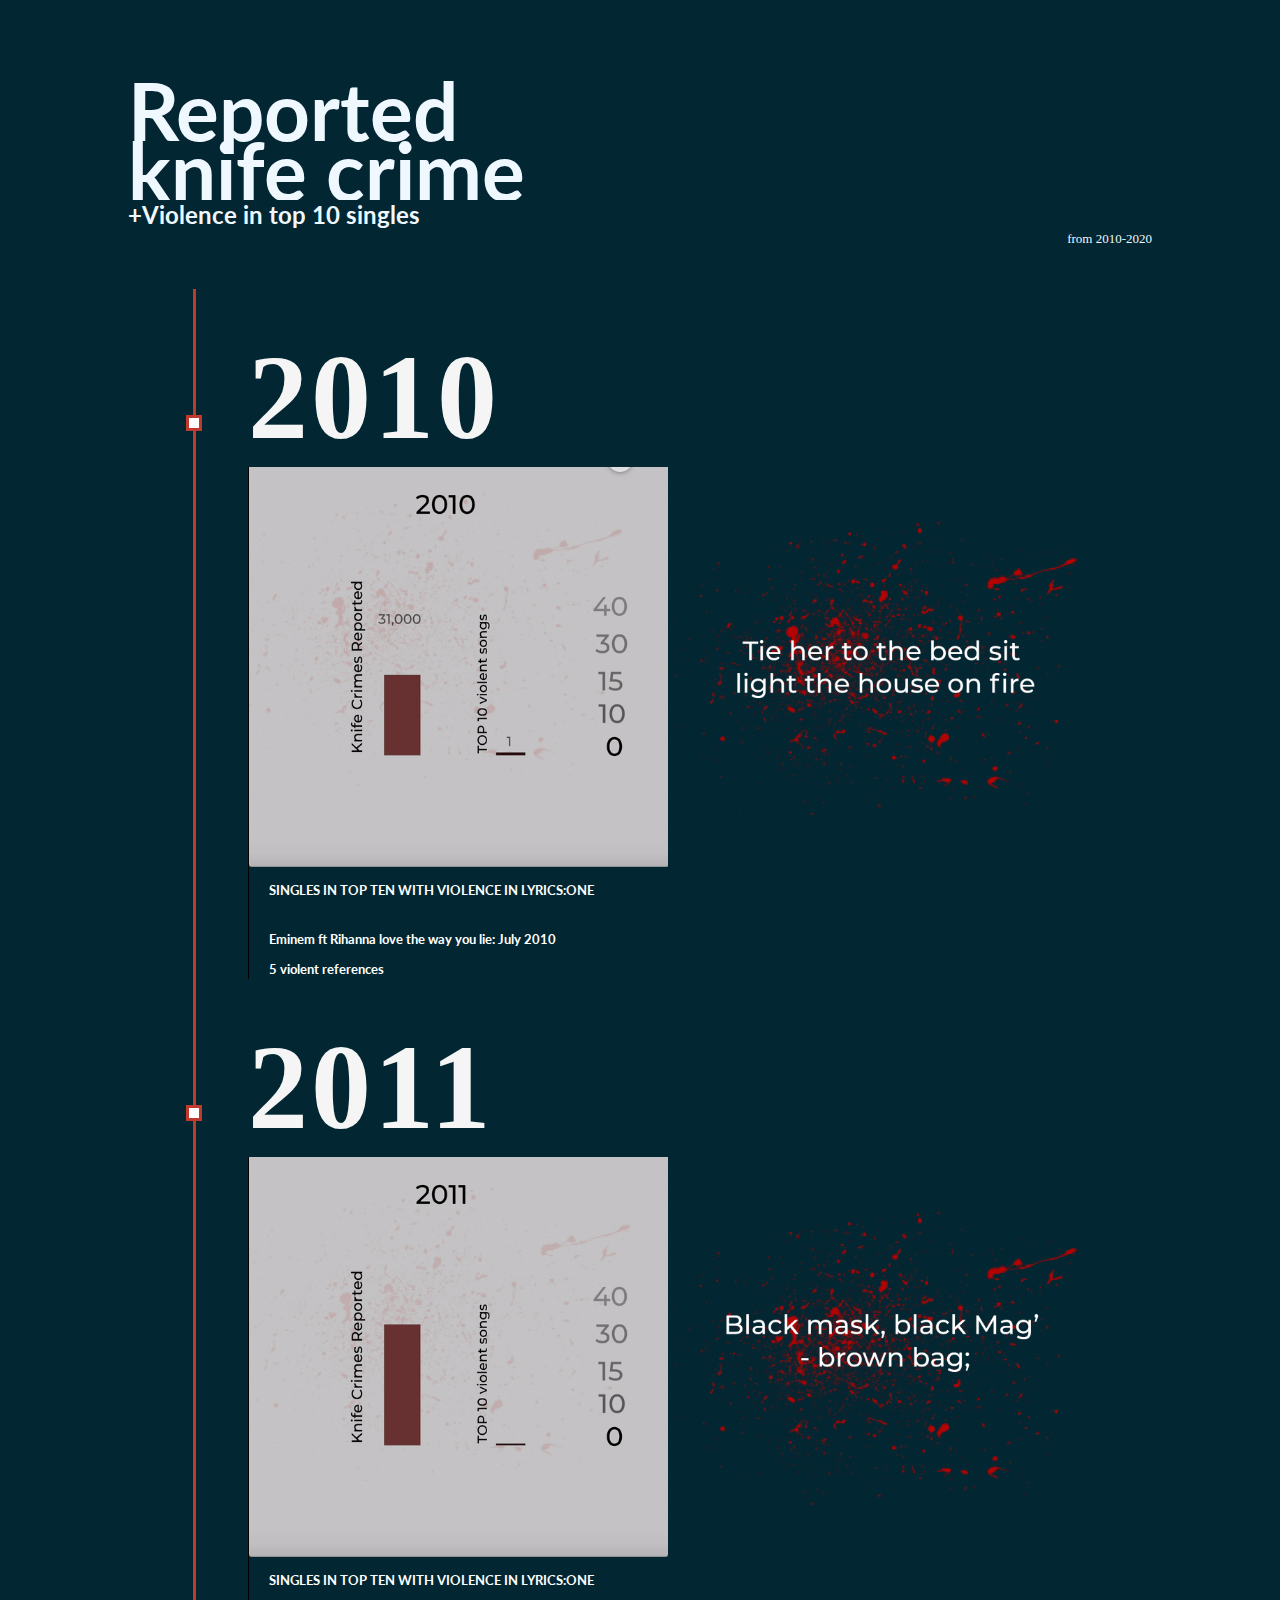
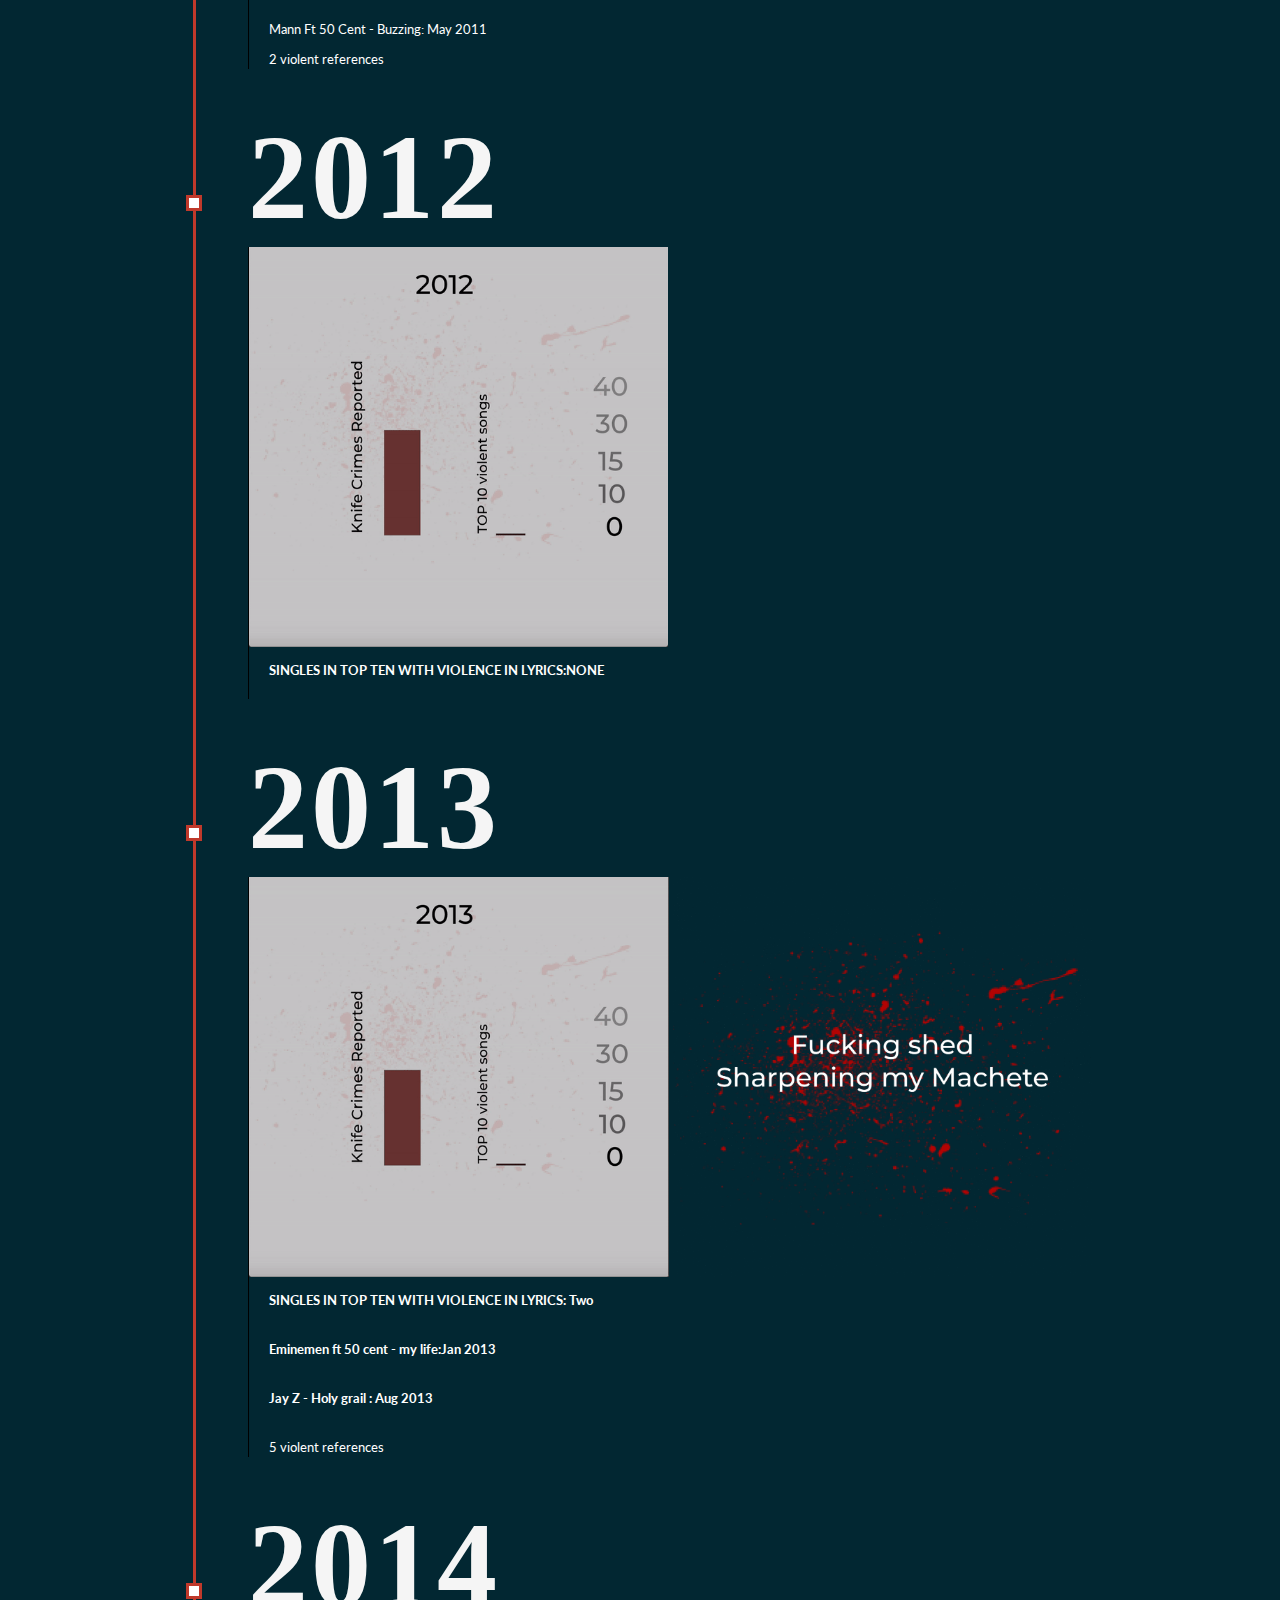
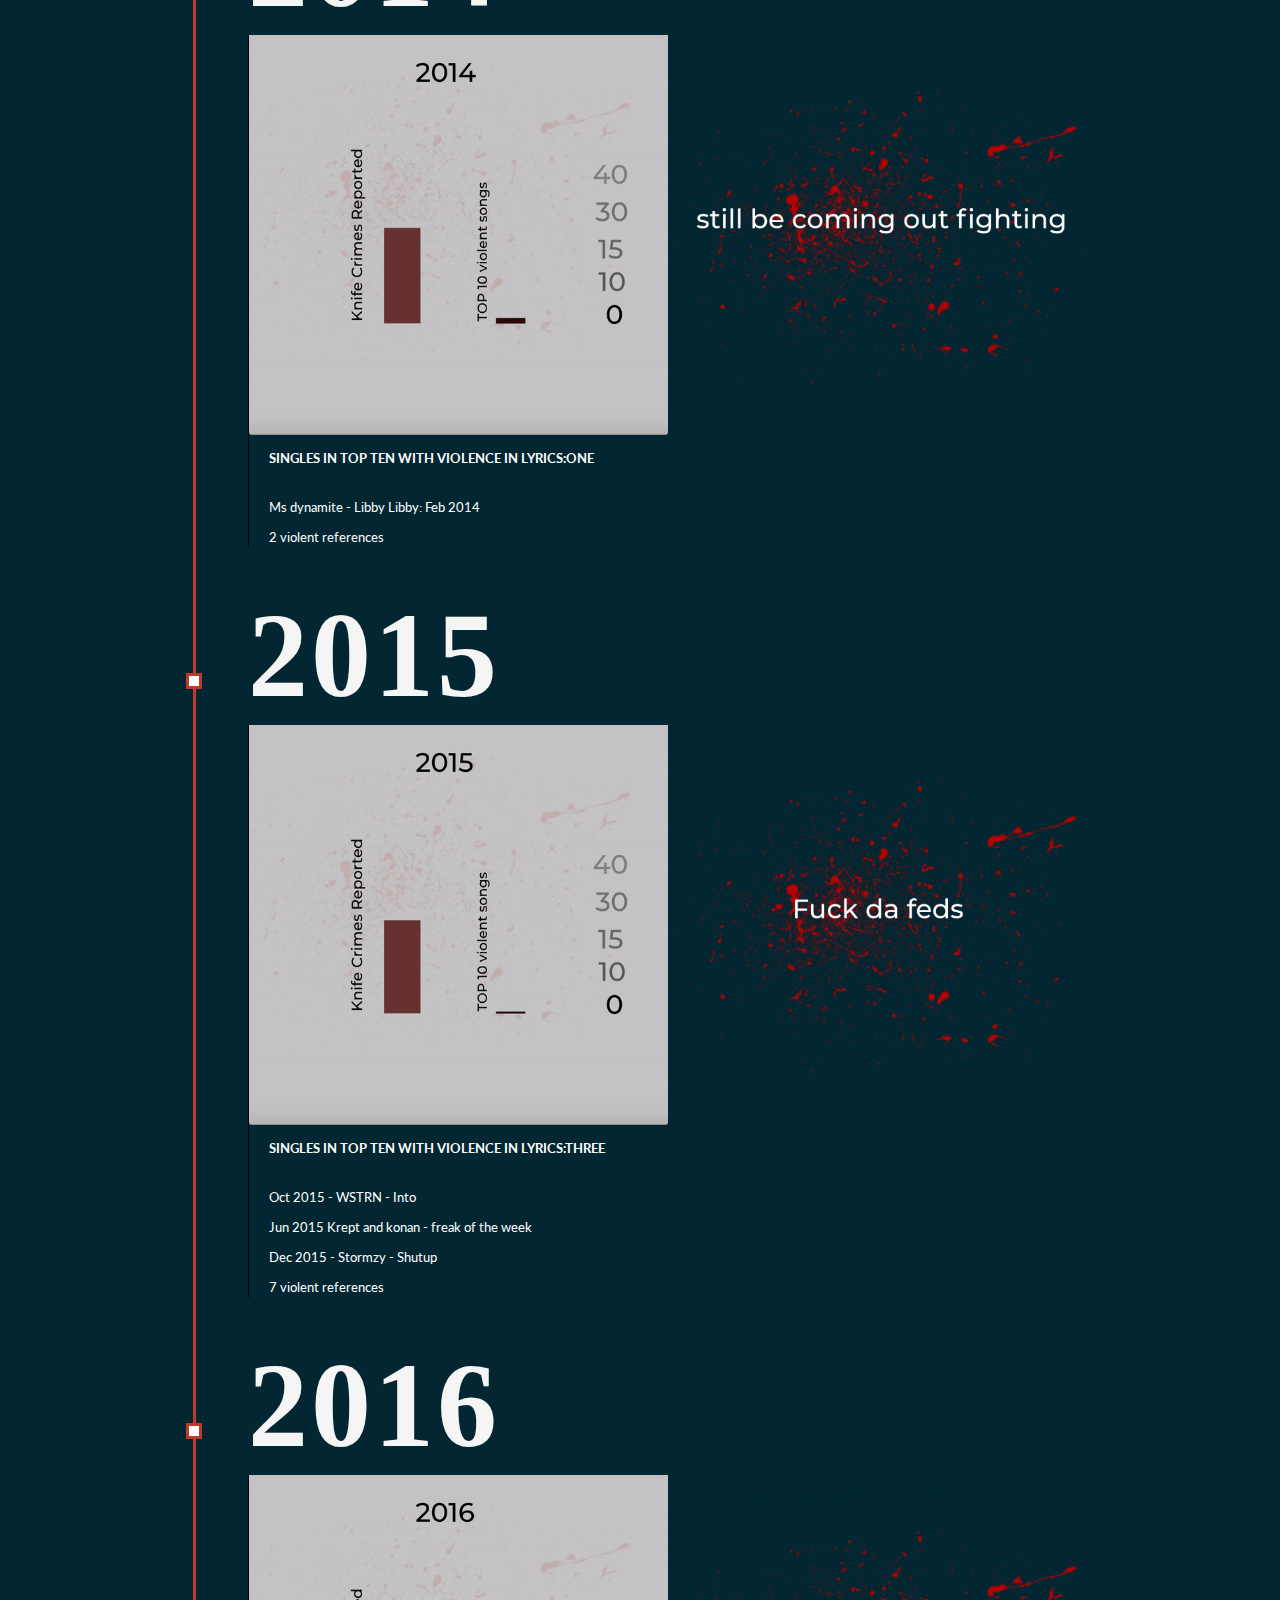
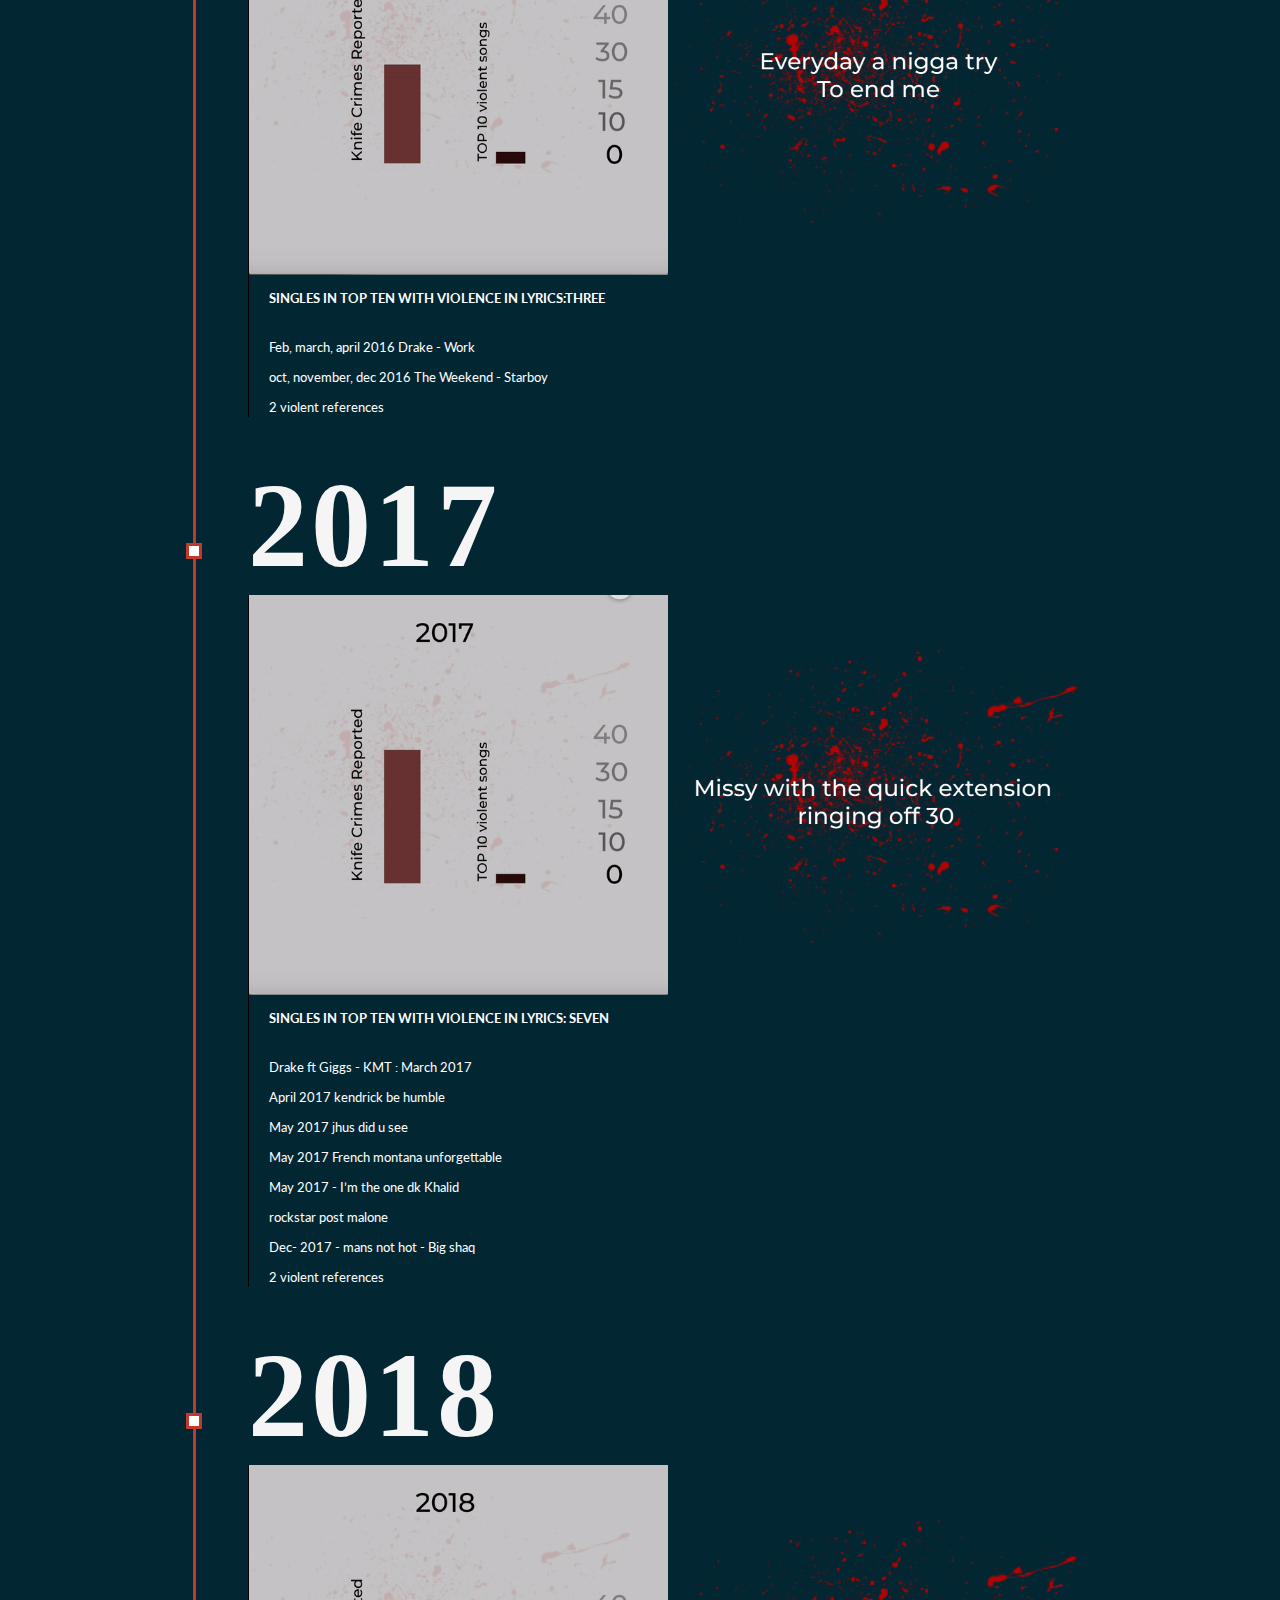
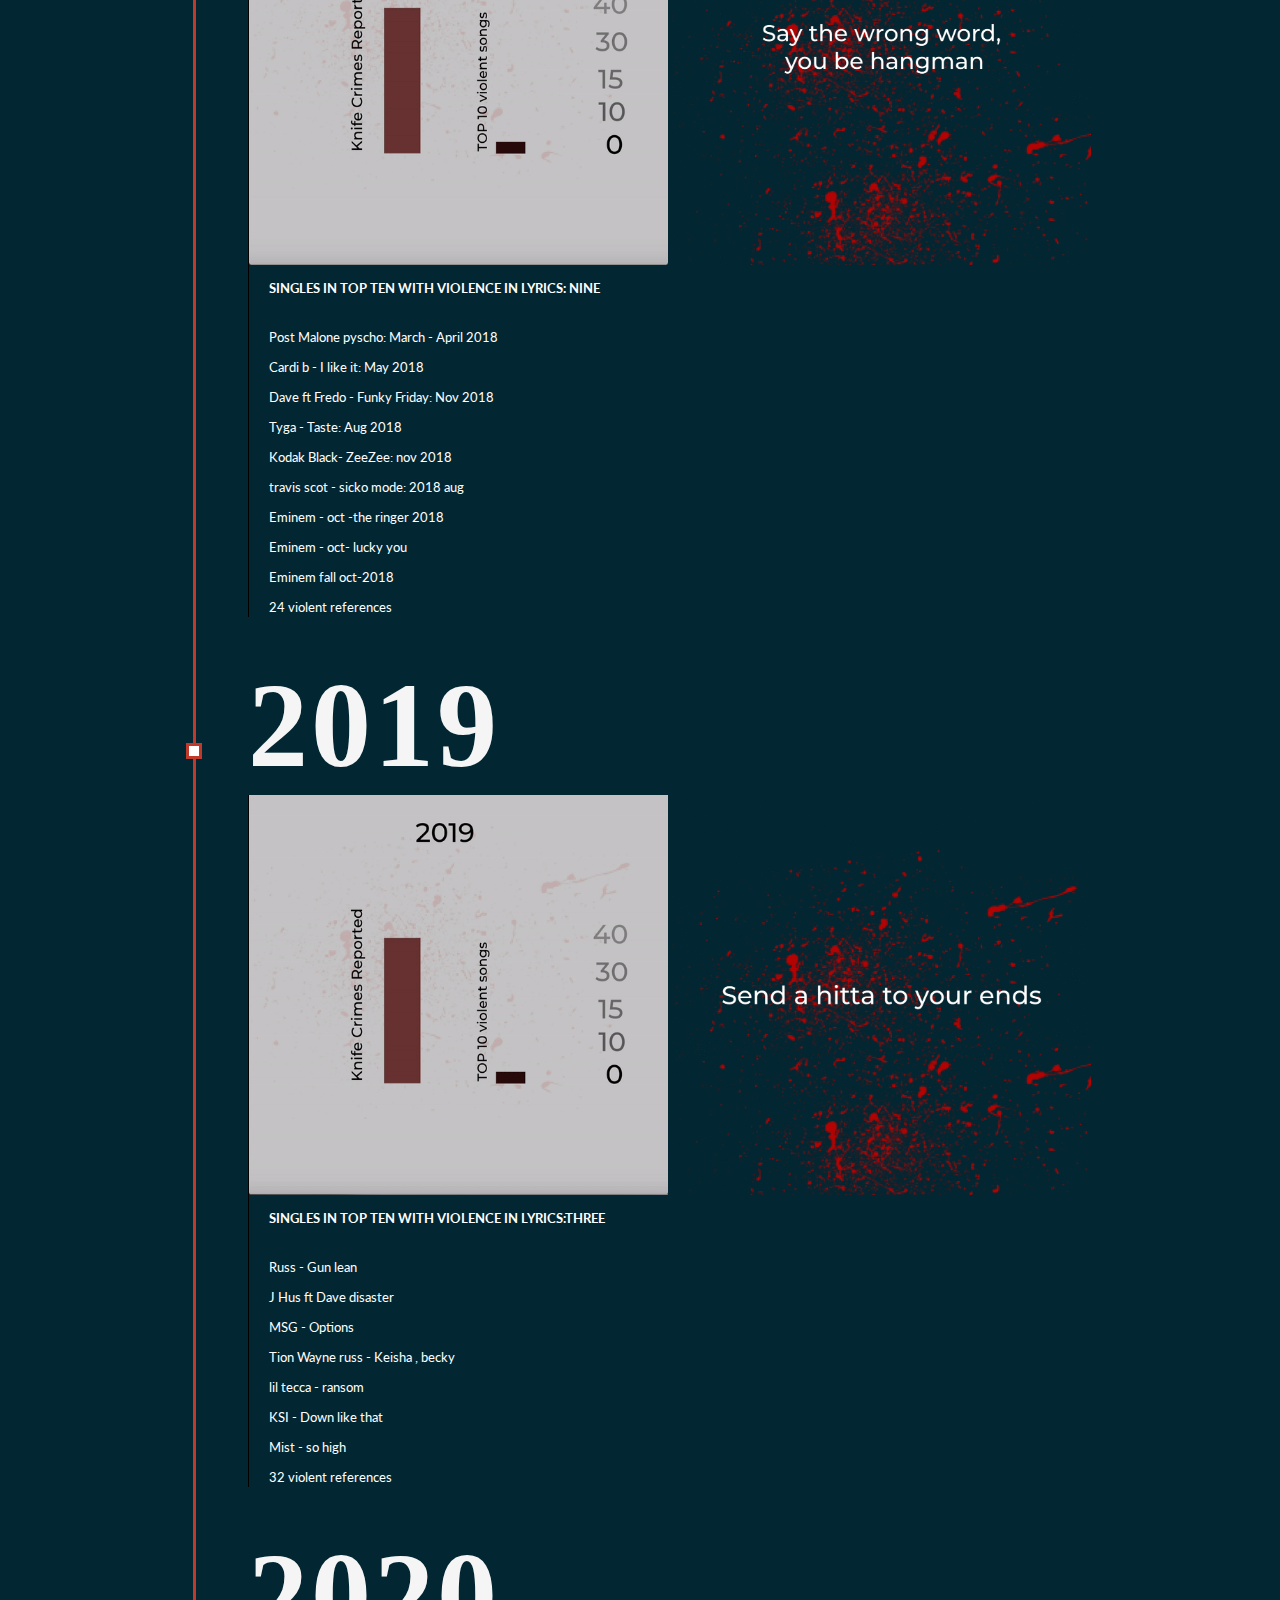
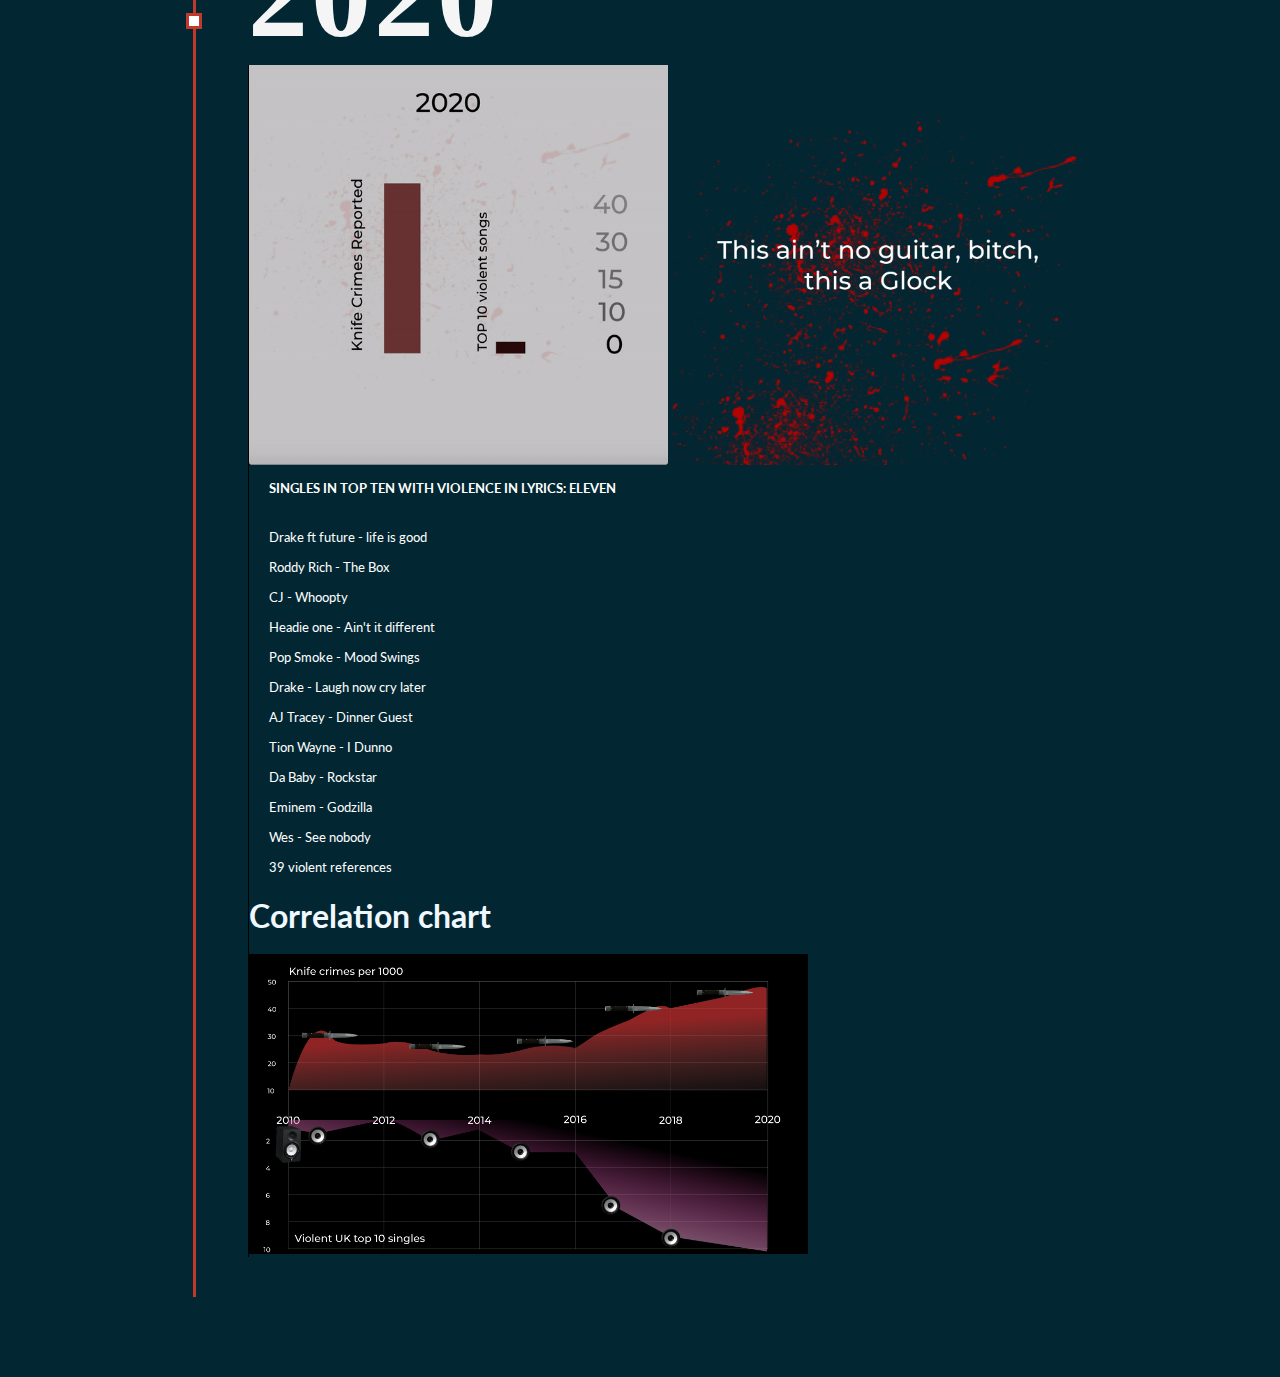
<file: index.html>
<!DOCTYPE html>
<html >
<head>
  <meta charset="UTF-8">
  <title>crime music study</title>
  
  
  
      <link rel="stylesheet" href="css/style.css">

  
</head>

<body>
  <div class="main">
      <h1>Reported<br>knife crime<br></h1><h2>+Violence in top 10 singles</h2>
	<p>from 2010-2020</p>
</div>

<div class="timeline">
	<div class="column">
		<div class="title">
			<h1> 2010 </h1>
		</div>
		<div class="description">
            
             
            <img src="gif2010.gif" height="400px">
            <img src="ezgif-1-2d2b94a3bb7c.gif" height="400px">
            <strong><p> SINGLES IN TOP TEN WITH VIOLENCE IN LYRICS:ONE</p></strong><br>
            <strong>
            <p>Eminem ft Rihanna love the way you lie: July 2010</p>
            <p>5 violent references</p>
            </strong>
                
		</div>
	</div>



	<div class="column">
		<div class="title">
			<h1> 2011 </h1>
			
		</div>
		<div class="description">
            
             
            <img src="gif2011.gif" height="400px">
            <img src="ezgif-2-121649a7785b.gif" height="400px">
            <strong><p> SINGLES IN TOP TEN WITH VIOLENCE IN LYRICS:ONE</p></strong><br>
			<p> Mann Ft 50 Cent - Buzzing: May 2011  </p>
            <p>2 violent references</p>
		</div>
	</div>

    <div class="column">
		<div class="title">
			<h1> 2012 </h1>
			
		</div>
		<div class="description">
            
            
            <img src="gif2012.gif" height="400px">
			<strong><p> SINGLES IN TOP TEN WITH VIOLENCE IN LYRICS:NONE</p></strong><br>
		</div>
	</div>

	   <div class="column">
		<div class="title">
			<h1> 2013 </h1>
			
		</div>
		<div class="description">
            
            
            <img src="gif2013.gif" height="400px">
            <img src="2013vocals.gif" height="400px">
			<strong><p> SINGLES IN TOP TEN WITH VIOLENCE IN LYRICS: Two</p></strong><br>
            <strong><p> Eminemen ft 50 cent - my life:Jan 2013 </p></strong><br>
            <strong><p> Jay Z - Holy grail : Aug 2013  </p></strong><br>
            <p>5 violent references</p>
		</div>
	</div>
    
    <div class="column">
		<div class="title">
			<h1> 2014 </h1>
			
		</div>
		<div class="description">
            
            
            <img src="gif2014.gif" height="400px">
             <img src="ezgif-3-ef5226e3aa67.gif" height="400px">
            <strong><p> SINGLES IN TOP TEN WITH VIOLENCE IN LYRICS:ONE</p></strong><br>
			<p> Ms dynamite - Libby Libby: Feb 2014  </p>
            <p>2 violent references</p>
		</div>
	</div>  
    <div class="column">
		<div class="title">
			<h1> 2015 </h1>
			
		</div>
		<div class="description">
            
            
            <img src="gif2015.gif" height="400px">
             <img src="gif6.gif" height="400px">
            <strong><p> SINGLES IN TOP TEN WITH VIOLENCE IN LYRICS:THREE</p></strong><br>
			<p> Oct 2015 - WSTRN - Into  </p>
            <p> Jun 2015 Krept and konan - freak of the week   </p>
            <p> Dec 2015 - Stormzy - Shutup  </p>
            <p>7 violent references</p>
		</div>
	</div>
    
     <div class="column">
		<div class="title">
			<h1> 2016 </h1>
			
		</div>
		<div class="description">
            
             
            <img src="gif2016.gif" height="400px">
            <img src="lyrics2016.gif" height="400px">
            <strong><p> SINGLES IN TOP TEN WITH VIOLENCE IN LYRICS:THREE</p></strong><br>
			<p> Feb, march, april 2016 Drake - Work   </p>
            <p> oct, november, dec 2016 The Weekend - Starboy   </p>
            <p>2 violent references</p>
		</div>
	</div>
    
<div class="column">
		<div class="title">
			<h1> 2017 </h1>
			
		</div>
		<div class="description">
            
             
            <img src="gif2017.gif" height="400px">
            <img src="2017lyrics.gif" height="400px">
            <strong><p> SINGLES IN TOP TEN WITH VIOLENCE IN LYRICS: SEVEN</p></strong><br>
			<p> Drake ft Giggs - KMT : March 2017 </p>
            <p>April 2017 kendrick be humble</p>
            <p>May 2017 jhus did u see</p>
            <p>May 2017 French montana unforgettable </p>
            <p>May 2017 - I’m the one dk Khalid</p>
            <p> rockstar post malone </p>
            <p>Dec- 2017 - mans not hot - Big shaq</p>
            <p>2 violent references</p>
		</div>
	</div>
    
    <div class="column">
		<div class="title">
			<h1> 2018 </h1>
			
		</div>
		<div class="description">
            
             
            <img src="gif2018.gif" height="400px">
            <img src="2018lyrics.gif" height="400px">
            <strong><p> SINGLES IN TOP TEN WITH VIOLENCE IN LYRICS: NINE</p></strong><br>
            <p>Post Malone pyscho: March - April 2018 </p>
            <p> Cardi b - I like it: May 2018</p>
			<p>Dave ft Fredo - Funky Friday: Nov 2018 </p>
            <p>Tyga - Taste: Aug 2018</p>
            <p>Kodak Black- ZeeZee: nov 2018</p>
            <p>travis scot - sicko mode: 2018 aug </p>
            <p>Eminem - oct -the ringer 2018</p>
            <p>Eminem - oct- lucky you</p>
            <p>Eminem fall oct-2018 </p>
            
            <p>24 violent references</p>
		</div>
	</div>

	<div class="column">
		<div class="title">
			<h1> 2019 </h1>
			
		</div>
		<div class="description">
            
             
            <img src="gifnum2019.gif" height="400px">
            <img src="gif2019.gif" height="400px">
            <strong><p> SINGLES IN TOP TEN WITH VIOLENCE IN LYRICS:THREE</p></strong><br>
			<p> Russ - Gun lean  </p>
            <p> J Hus ft Dave disaster </p>
            <p> MSG - Options </p>
            <p>Tion Wayne russ - Keisha , becky</p>
            <p>lil tecca - ransom</p>
            <p>KSI - Down like that  </p>
            <p>Mist - so high</p>
            <p>32 violent references</p>
		</div>
	</div>
	<div class="column">
		<div class="title">
			<h1> 2020 </h1>
			
		</div>
		<div class="description">
            
             
            <img src="gif2020.gif" height="400px">
            <img src="lyric2020.gif" height="400px">
            <strong><p> SINGLES IN TOP TEN WITH VIOLENCE IN LYRICS: ELEVEN</p></strong><br>
			<p>Drake ft future - life is good </p>
            <p>Roddy Rich - The Box </p>
            <p>CJ - Whoopty</p>
            <p>Headie one - Ain't it different</p>
            <p>Pop Smoke - Mood Swings</p>
            <p>Drake - Laugh now cry later</p>
            <p>AJ Tracey - Dinner Guest</p>
            <p>Tion Wayne - I Dunno</p>
            <p>Da Baby - Rockstar</p>
            <p>Eminem - Godzilla</p>
            <p>Wes - See nobody</p>
            
            <p>39 violent references</p>
            <br>
			<h1> Correlation chart </h1>
			<br>
            <img src="data%20picture.png" height="300px">
		</div>
	</div>
	
   
  
</div>
  
  
</body>
</html>
</file>
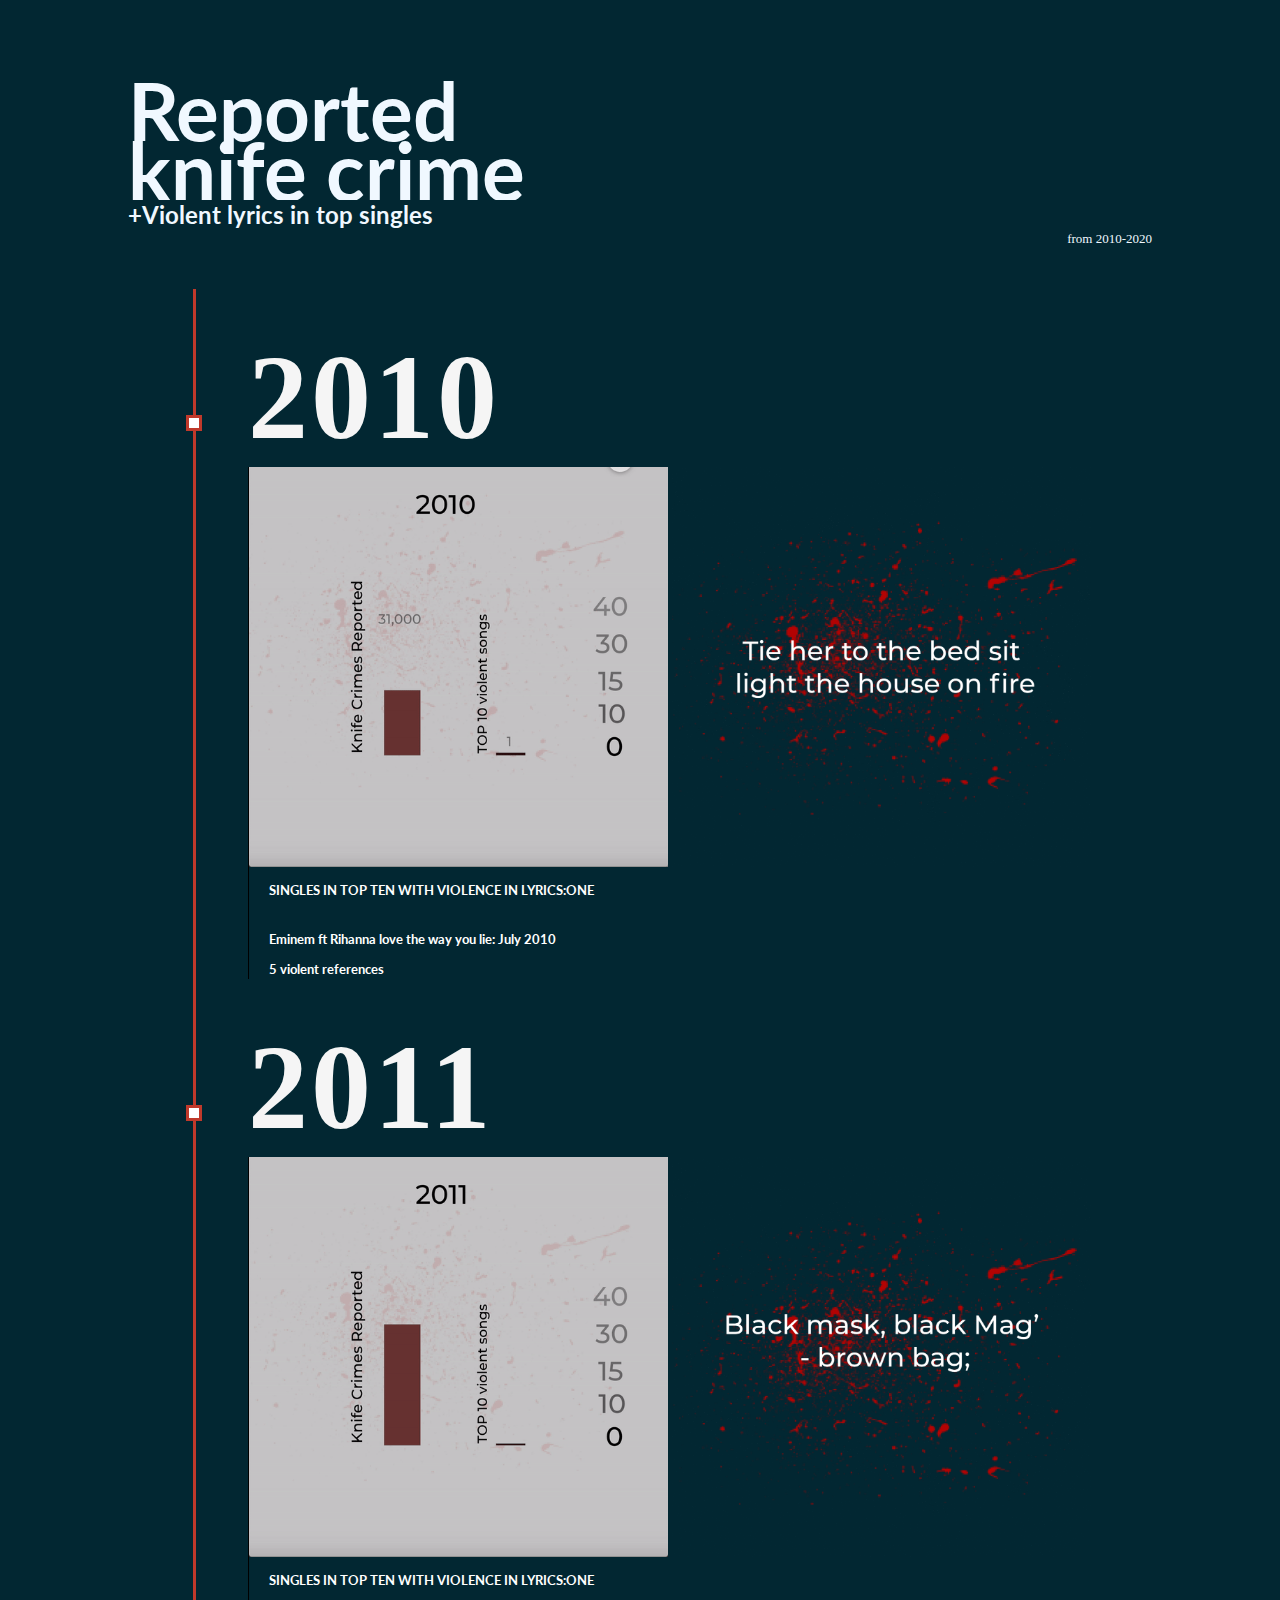
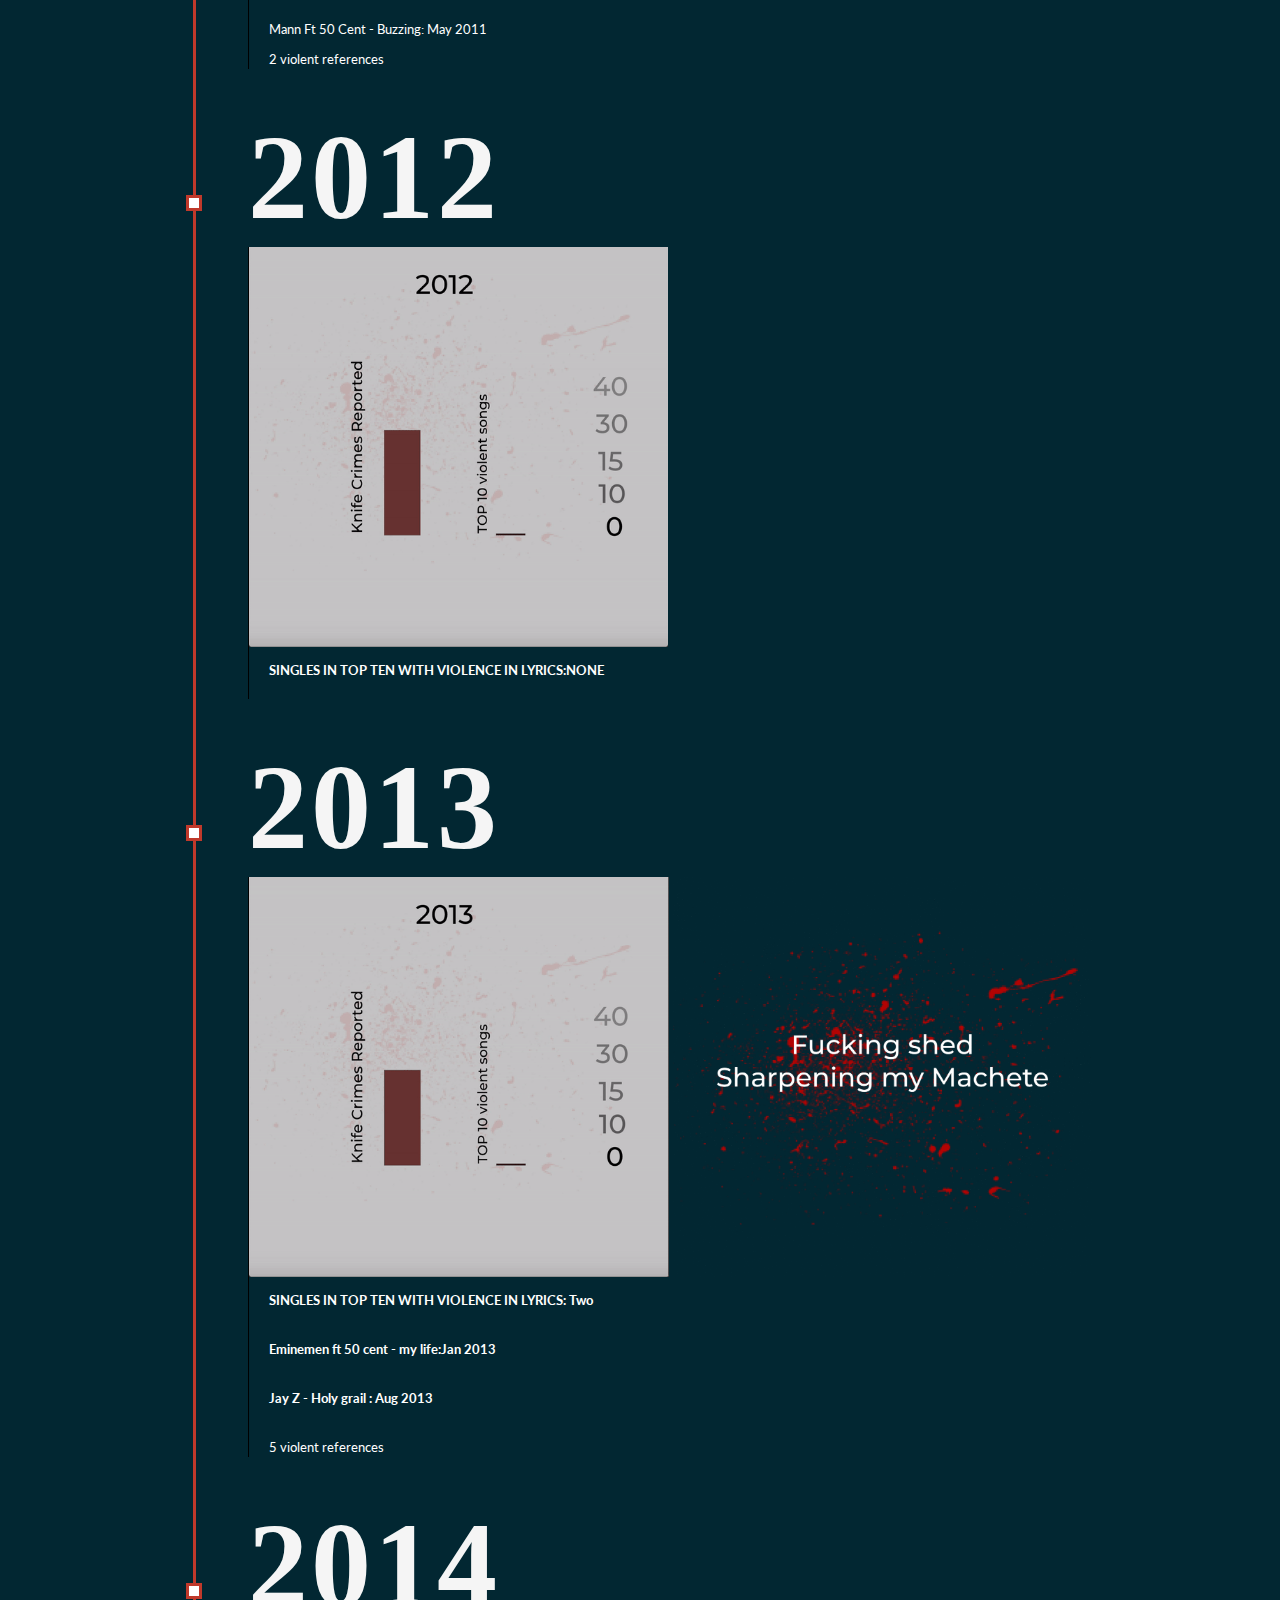
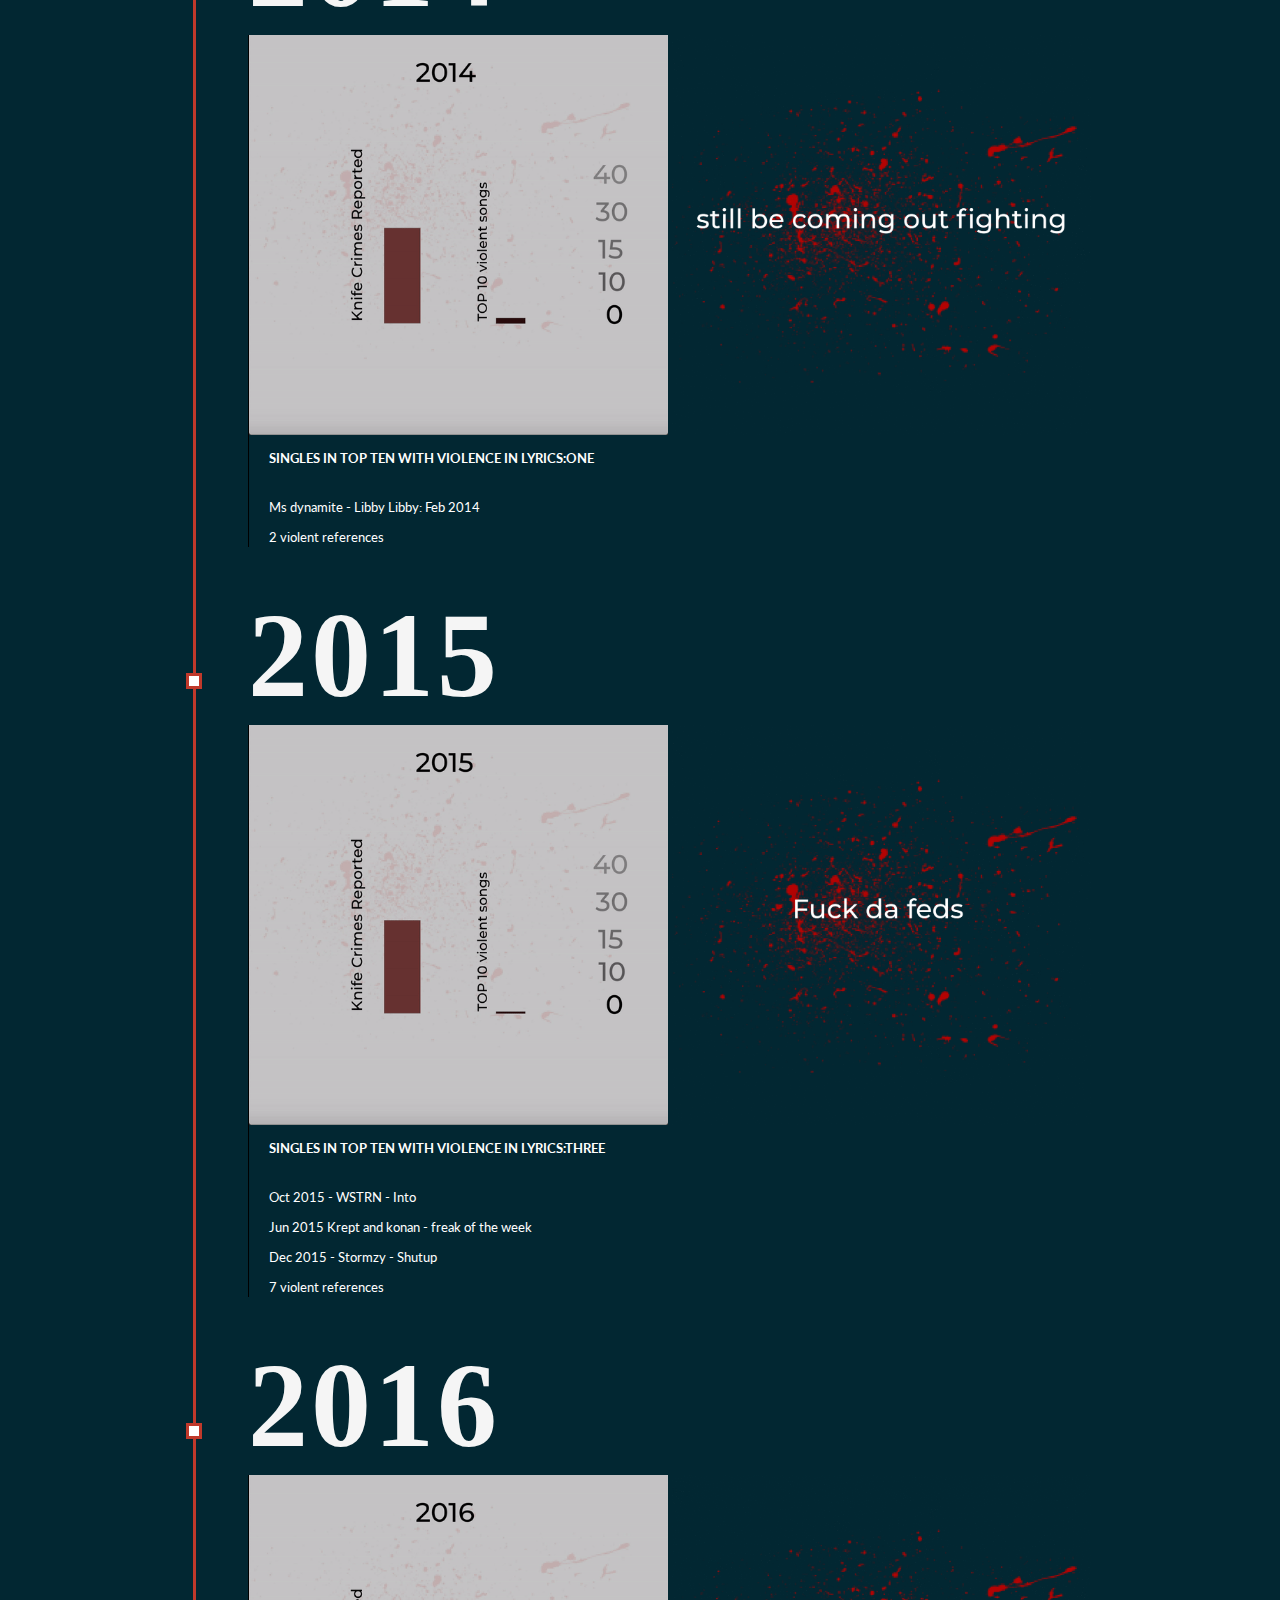
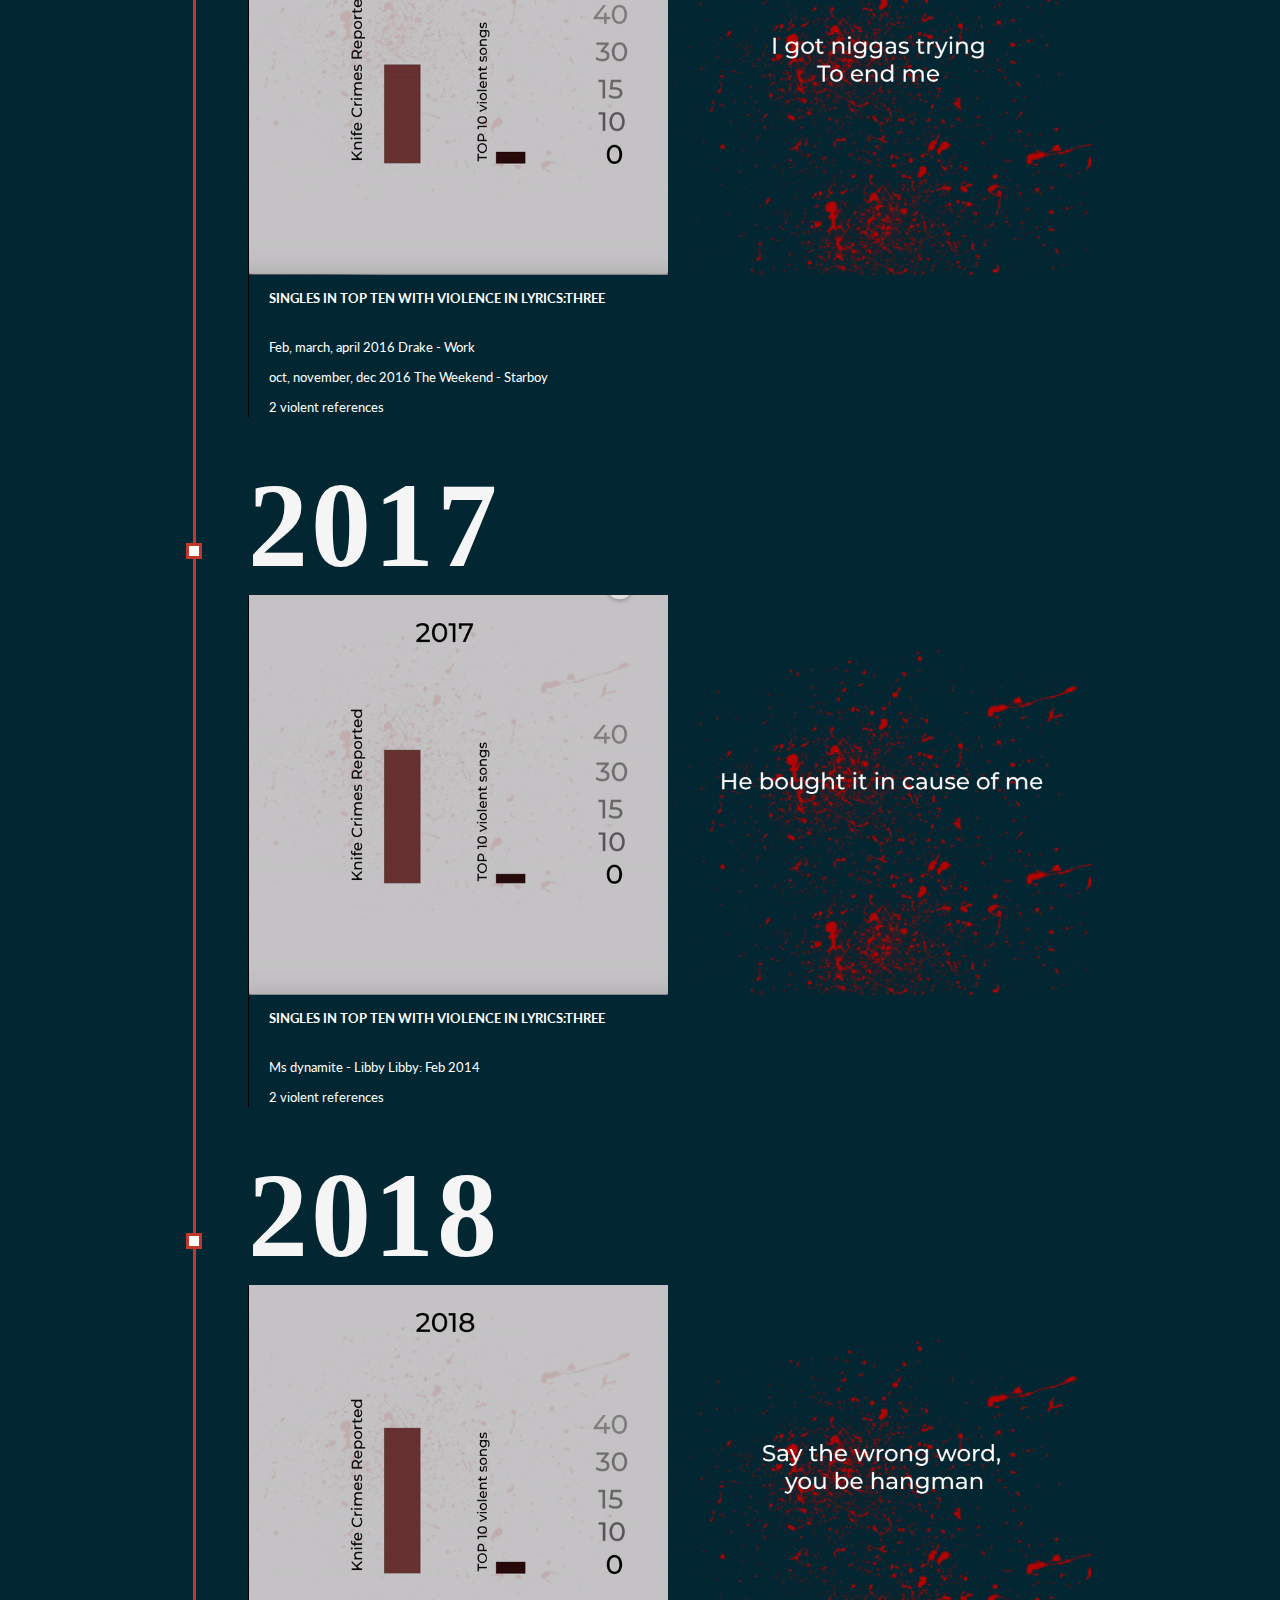
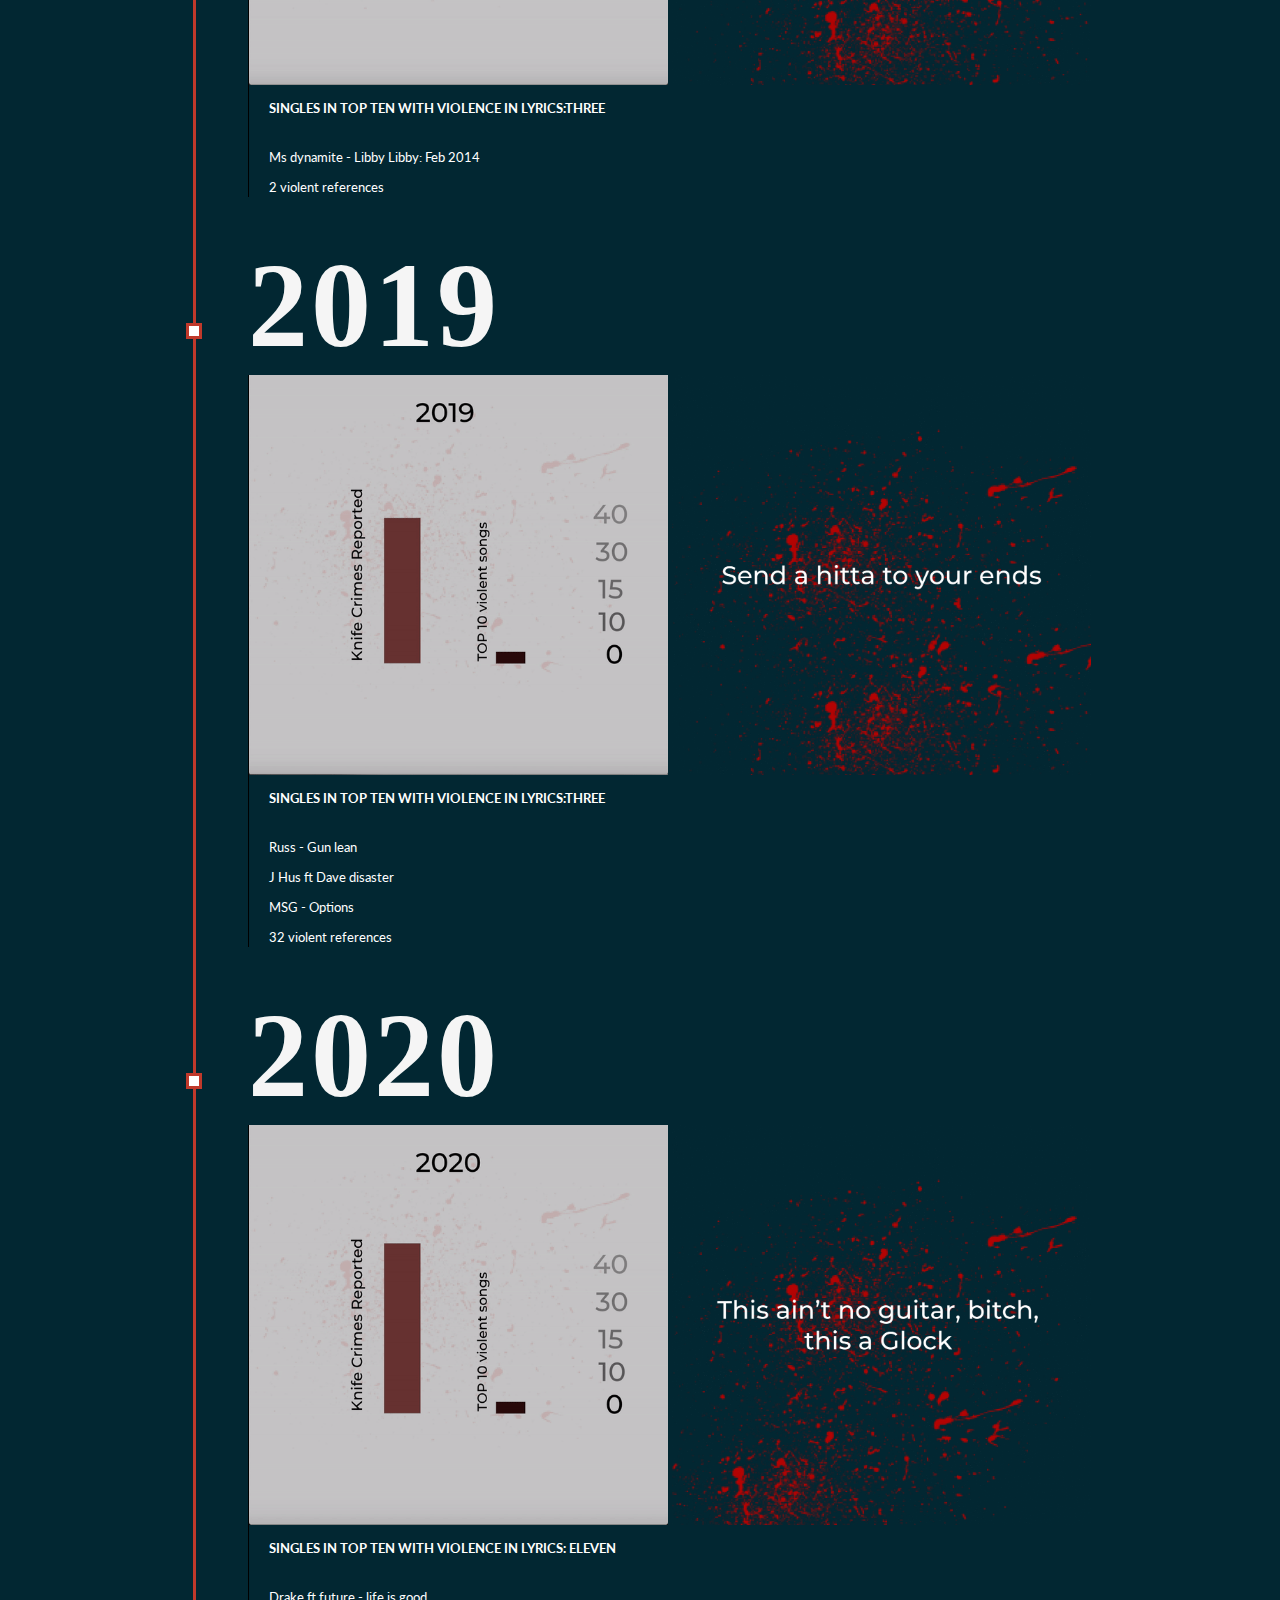
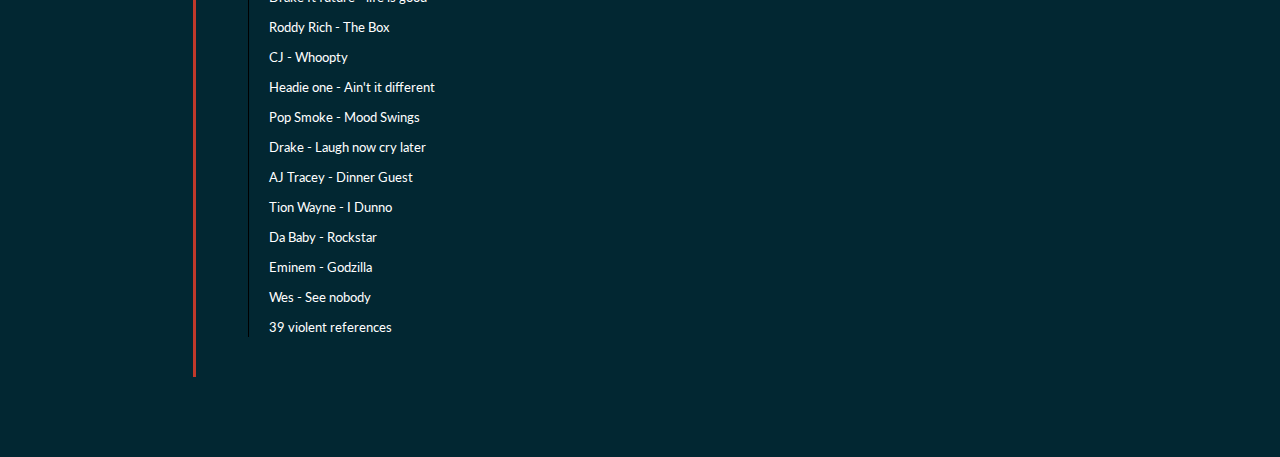
<file: hyperloop-timeline/index.html>
<!DOCTYPE html>
<html >
<head>
  <meta charset="UTF-8">
  <title>hyperloop timeline</title>
  
  
  
      <link rel="stylesheet" href="css/style.css">

  
</head>

<body>
  <div class="main">
      <h1>Reported<br>knife crime<br></h1><h2>+Violent lyrics in top singles</h2>
	<p>from 2010-2020</p>
</div>

<div class="timeline">
	<div class="column">
		<div class="title">
			<h1> 2010 </h1>
		</div>
		<div class="description">
            
             
            <img src="gif2010.gif" height="400px">
            <img src="ezgif-1-2d2b94a3bb7c.gif" height="400px">
            <strong><p> SINGLES IN TOP TEN WITH VIOLENCE IN LYRICS:ONE</p></strong><br>
            <strong>
            <p>Eminem ft Rihanna love the way you lie: July 2010</p>
            <p>5 violent references</p>
            </strong>
                
		</div>
	</div>



	<div class="column">
		<div class="title">
			<h1> 2011 </h1>
			
		</div>
		<div class="description">
            
             
            <img src="gif2011.gif" height="400px">
            <img src="ezgif-2-121649a7785b.gif" height="400px">
            <strong><p> SINGLES IN TOP TEN WITH VIOLENCE IN LYRICS:ONE</p></strong><br>
			<p> Mann Ft 50 Cent - Buzzing: May 2011  </p>
            <p>2 violent references</p>
		</div>
	</div>

    <div class="column">
		<div class="title">
			<h1> 2012 </h1>
			
		</div>
		<div class="description">
            
            
            <img src="gif2012.gif" height="400px">
			<strong><p> SINGLES IN TOP TEN WITH VIOLENCE IN LYRICS:NONE</p></strong><br>
		</div>
	</div>

	   <div class="column">
		<div class="title">
			<h1> 2013 </h1>
			
		</div>
		<div class="description">
            
            
            <img src="gif2013.gif" height="400px">
            <img src="2013vocals.gif" height="400px">
			<strong><p> SINGLES IN TOP TEN WITH VIOLENCE IN LYRICS: Two</p></strong><br>
            <strong><p> Eminemen ft 50 cent - my life:Jan 2013 </p></strong><br>
            <strong><p> Jay Z - Holy grail : Aug 2013  </p></strong><br>
            <p>5 violent references</p>
		</div>
	</div>
    
    <div class="column">
		<div class="title">
			<h1> 2014 </h1>
			
		</div>
		<div class="description">
            
            
            <img src="gif2014.gif" height="400px">
             <img src="ezgif-3-ef5226e3aa67.gif" height="400px">
            <strong><p> SINGLES IN TOP TEN WITH VIOLENCE IN LYRICS:ONE</p></strong><br>
			<p> Ms dynamite - Libby Libby: Feb 2014  </p>
            <p>2 violent references</p>
		</div>
	</div>  
    <div class="column">
		<div class="title">
			<h1> 2015 </h1>
			
		</div>
		<div class="description">
            
            
            <img src="gif2015.gif" height="400px">
             <img src="gif6.gif" height="400px">
            <strong><p> SINGLES IN TOP TEN WITH VIOLENCE IN LYRICS:THREE</p></strong><br>
			<p> Oct 2015 - WSTRN - Into  </p>
            <p> Jun 2015 Krept and konan - freak of the week   </p>
            <p> Dec 2015 - Stormzy - Shutup  </p>
            <p>7 violent references</p>
		</div>
	</div>
    
     <div class="column">
		<div class="title">
			<h1> 2016 </h1>
			
		</div>
		<div class="description">
            
             
            <img src="gif2016.gif" height="400px">
            <img src="lyrics2016.gif" height="400px">
            <strong><p> SINGLES IN TOP TEN WITH VIOLENCE IN LYRICS:THREE</p></strong><br>
			<p> Feb, march, april 2016 Drake - Work   </p>
            <p> oct, november, dec 2016 The Weekend - Starboy   </p>
            <p>2 violent references</p>
		</div>
	</div>
    
<div class="column">
		<div class="title">
			<h1> 2017 </h1>
			
		</div>
		<div class="description">
            
             
            <img src="gif2017.gif" height="400px">
            <img src="2017lyrics.gif" height="400px">
            <strong><p> SINGLES IN TOP TEN WITH VIOLENCE IN LYRICS:THREE</p></strong><br>
			<p> Ms dynamite - Libby Libby: Feb 2014  </p>
            <p>2 violent references</p>
		</div>
	</div>
    
    <div class="column">
		<div class="title">
			<h1> 2018 </h1>
			
		</div>
		<div class="description">
            
             
            <img src="gif2018.gif" height="400px">
            <img src="2018lyrics.gif" height="400px">
            <strong><p> SINGLES IN TOP TEN WITH VIOLENCE IN LYRICS:THREE</p></strong><br>
			<p> Ms dynamite - Libby Libby: Feb 2014  </p>
            <p>2 violent references</p>
		</div>
	</div>

	<div class="column">
		<div class="title">
			<h1> 2019 </h1>
			
		</div>
		<div class="description">
            
             
            <img src="gifnum2019.gif" height="400px">
            <img src="gif2019.gif" height="400px">
            <strong><p> SINGLES IN TOP TEN WITH VIOLENCE IN LYRICS:THREE</p></strong><br>
			<p> Russ - Gun lean  </p>
            <p> J Hus ft Dave disaster </p>
            <p> MSG - Options </p>
            <p>32 violent references</p>
		</div>
	</div>
	<div class="column">
		<div class="title">
			<h1> 2020 </h1>
			
		</div>
		<div class="description">
            
             
            <img src="gif2020.gif" height="400px">
            <img src="lyric2020.gif" height="400px">
            <strong><p> SINGLES IN TOP TEN WITH VIOLENCE IN LYRICS: ELEVEN</p></strong><br>
			<p>Drake ft future - life is good </p>
            <p>Roddy Rich - The Box </p>
            <p>CJ - Whoopty</p>
            <p>Headie one - Ain't it different</p>
            <p>Pop Smoke - Mood Swings</p>
            <p>Drake - Laugh now cry later</p>
            <p>AJ Tracey - Dinner Guest</p>
            <p>Tion Wayne - I Dunno</p>
            <p>Da Baby - Rockstar</p>
            <p>Eminem - Godzilla</p>
            <p>Wes - See nobody</p>
            
            <p>39 violent references</p>
		</div>
	</div>
	
   
  
</div>
  
  
</body>
</html>
</file>
<file: css/style.css>
@import url('https://fonts.googleapis.com/css?family=Lato:300,400,700,900');

* {
	padding: 0;
	margin: 0;
	font-family: "Lato", sans-serif;
	position: relative;
    background: #022732;
    color: aliceblue;
}

.timeline {
	padding: 40px 0px;
	width: 80%;
	margin-left: 10%;
	margin-bottom: 40px;
}

.timeline:before {
	content: "";
	position: absolute;
	top: 40px;
	left: 65px;
	width: 3px;
	height: calc(100% - 80px);
	background: #c0392b;
    color: whitesmoke;
}

.timeline .column {
	margin: 40px 40px 40px 120px;
}

.timeline .column .title h1 {
	font-size: 120px;
	color: whitesmoke;
	font-family: serif;
	letter-spacing: 3px;
}

.timeline .column .title h1:before {
	content: "";
	position: absolute;
	left: -62px;
	top: 86px;
	width: 10px;
	height: 10px;
	background: #fff;
	border: 3px solid #c0392b;
}

.timeline .column .title h2 {
	margin-top: -60px;
	font-size: 33px;
}

.timeline .column .description p {
	font-size: 13px;
	line-height: 20px;
	margin-left: 20px;
	margin-top: 10px;
	font-family: lato;
    color: white;
}

.timeline .column .description {
	border-left: 1px solid #000;
}

.main {
	width: 80%;
	margin-left: 10%;
	margin-top: 80px;
}

.main h1 {
	font-size: 80px;
	line-height: 60px;
}

.main p {
	font-size: 13px;
	line-height: 20px;
	font-family: serif;
	text-align: right;
}

.timeline .column .description .img2{
    margin-left: 200px;
}
</file>
<file: hyperloop-timeline/css/style.css>
@import url('https://fonts.googleapis.com/css?family=Lato:300,400,700,900');

* {
	padding: 0;
	margin: 0;
	font-family: "Lato", sans-serif;
	position: relative;
    background: #022732;
    color: aliceblue;
}

.timeline {
	padding: 40px 0px;
	width: 80%;
	margin-left: 10%;
	margin-bottom: 40px;
}

.timeline:before {
	content: "";
	position: absolute;
	top: 40px;
	left: 65px;
	width: 3px;
	height: calc(100% - 80px);
	background: #c0392b;
    color: whitesmoke;
}

.timeline .column {
	margin: 40px 40px 40px 120px;
}

.timeline .column .title h1 {
	font-size: 120px;
	color: whitesmoke;
	font-family: serif;
	letter-spacing: 3px;
}

.timeline .column .title h1:before {
	content: "";
	position: absolute;
	left: -62px;
	top: 86px;
	width: 10px;
	height: 10px;
	background: #fff;
	border: 3px solid #c0392b;
}

.timeline .column .title h2 {
	margin-top: -60px;
	font-size: 33px;
}

.timeline .column .description p {
	font-size: 13px;
	line-height: 20px;
	margin-left: 20px;
	margin-top: 10px;
	font-family: lato;
    color: white;
}

.timeline .column .description {
	border-left: 1px solid #000;
}

.main {
	width: 80%;
	margin-left: 10%;
	margin-top: 80px;
}

.main h1 {
	font-size: 80px;
	line-height: 60px;
}

.main p {
	font-size: 13px;
	line-height: 20px;
	font-family: serif;
	text-align: right;
}

.timeline .column .description .img2{
    margin-left: 200px;
}
</file>
